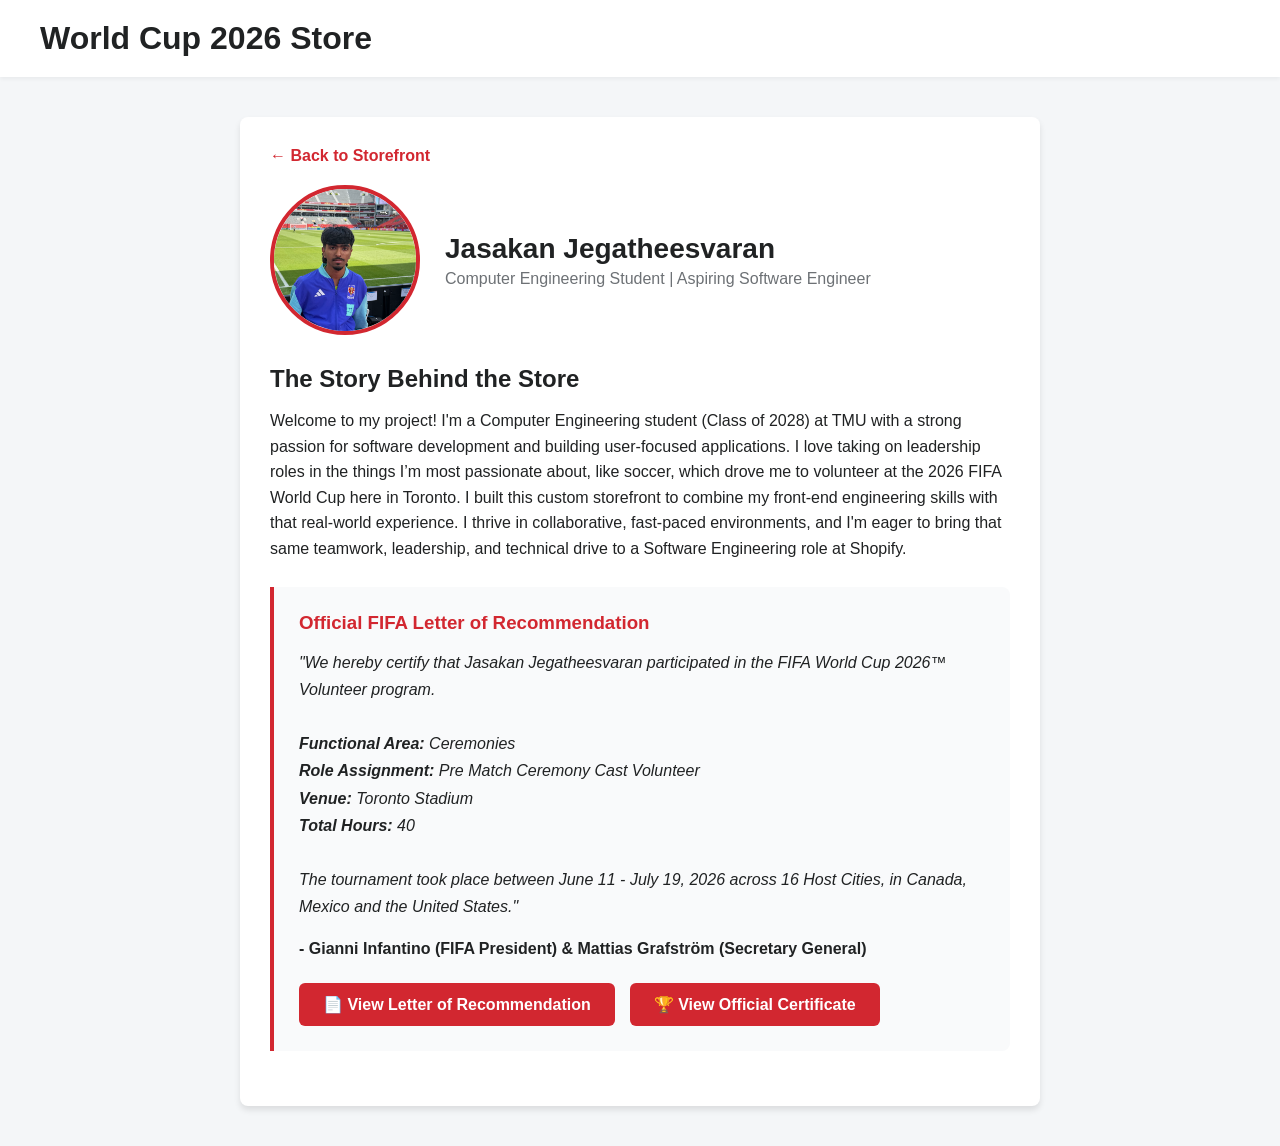
<file: about.html>
<!DOCTYPE html>
<html lang="en">
<head>
    <meta charset="UTF-8">
    <meta name="viewport" content="width=device-width, initial-scale=1.0">
    <title>About the Developer - Jasakan</title>
    <link rel="stylesheet" href="style.css">
    <style>
        .about-container { max-width: 800px; margin: 40px auto; padding: 30px; background: white; border-radius: 8px; box-shadow: 0 4px 6px rgba(0,0,0,0.1); }
        .ceo-header { display: flex; gap: 25px; align-items: center; margin-bottom: 30px; flex-wrap: wrap; }
        .ceo-image { width: 150px; height: 150px; border-radius: 50%; object-fit: cover; border: 4px solid var(--primary-color); }
        .ceo-info h1 { margin-bottom: 5px; font-size: 28px; }
        .ceo-info p { color: var(--text-light); font-size: 16px; }
        .doc-box { background: #f9fafb; border-left: 4px solid var(--primary-color); padding: 25px; margin: 25px 0; border-radius: 0 8px 8px 0; }
        .doc-box h3 { margin-bottom: 15px; color: var(--primary-color); }
        .signature { font-weight: bold; margin-top: 20px; color: var(--text-dark); }
        .back-link { display: inline-block; margin-bottom: 20px; color: var(--primary-color); text-decoration: none; font-weight: bold; }
        .back-link:hover { text-decoration: underline; }
        .embed-container { margin-top: 25px; display: flex; gap: 15px; flex-wrap: wrap; }
        .btn { padding: 12px 24px; background: var(--primary-color); color: white; text-decoration: none; border-radius: 6px; font-weight: bold; transition: opacity 0.2s; }
        .btn:hover { opacity: 0.9; }
    </style>
</head>
<body>
    <header>
        <div class="header-container">
            <h1>World Cup 2026 Store</h1>
        </div>
    </header>
    <main>
        <div class="about-container">
            <a href="index.html" class="back-link">← Back to Storefront</a>
            
            <div class="ceo-header">
                <img src="CEO.jpeg" alt="Jasakan Jegatheesvaran" class="ceo-image">
                <div class="ceo-info">
                    <h1>Jasakan Jegatheesvaran</h1>
                    <p>Computer Engineering Student | Aspiring Software Engineer</p>
                </div>
            </div>
            
            <h2>The Story Behind the Store</h2>
            <p style="margin: 15px 0; line-height: 1.6; color: var(--text-dark);">
                Welcome to my project! I'm a Computer Engineering student (Class of 2028) at TMU with a strong passion for software development and building user-focused applications. I love taking on leadership roles in the things I’m most passionate about, like soccer, which drove me to volunteer at the 2026 FIFA World Cup here in Toronto. I built this custom storefront to combine my front-end engineering skills with that real-world experience. I thrive in collaborative, fast-paced environments, and I'm eager to bring that same teamwork, leadership, and technical drive to a Software Engineering role at Shopify.
            </p>
            
            <div class="doc-box">
                <h3>Official FIFA Letter of Recommendation</h3>
                <p style="font-style: italic; line-height: 1.7; color: var(--text-dark);">
                    "We hereby certify that Jasakan Jegatheesvaran participated in the FIFA World Cup 2026™ Volunteer program.<br><br>
                    <strong>Functional Area:</strong> Ceremonies<br>
                    <strong>Role Assignment:</strong> Pre Match Ceremony Cast Volunteer<br>
                    <strong>Venue:</strong> Toronto Stadium<br>
                    <strong>Total Hours:</strong> 40<br><br>
                    The tournament took place between June 11 - July 19, 2026 across 16 Host Cities, in Canada, Mexico and the United States."
                </p>
                <p class="signature">- Gianni Infantino (FIFA President) & Mattias Grafström (Secretary General)</p>
                
                <div class="embed-container">
                    <a href="FIFA Letter of Recommendation .pdf" target="_blank" class="btn">📄 View Letter of Recommendation</a>
                    <a href="FIFA World Cup 2026 Volunteer Certificate .pdf" target="_blank" class="btn">🏆 View Official Certificate</a>
                </div>
            </div>
        </div>
    </main>
</body>
</html>
</file>
<file: style.css>
:root {
    --primary-color: #D22730; /* World Cup Red */
    --background-color: #f4f6f8;
    --card-bg: #ffffff;
    --text-dark: #202223;
    --text-light: #6d7175;
}

* {
    margin: 0;
    padding: 0;
    box-sizing: border-box;
    font-family: -apple-system, BlinkMacSystemFont, "Segoe UI", Roboto, Helvetica, Arial, sans-serif;
}

body {
    background-color: var(--background-color);
    color: var(--text-dark);
}

header {
    background-color: var(--card-bg);
    box-shadow: 0 2px 4px rgba(0,0,0,0.05);
    position: sticky;
    top: 0;
    z-index: 100;
    padding: 20px;
}

.header-container {
    max-width: 1200px;
    margin: 0 auto;
    display: flex;
    flex-wrap: wrap;
    justify-content: space-between;
    align-items: center;
    gap: 15px;
}

.controls {
    display: flex;
    gap: 10px;
    flex-wrap: wrap;
}

input, select {
    padding: 10px;
    border: 1px solid #c9cccf;
    border-radius: 4px;
    font-size: 14px;
    outline: none;
}

input:focus, select:focus {
    border-color: var(--primary-color);
}

main {
    max-width: 1200px;
    margin: 40px auto;
    padding: 0 20px;
}

#loading-spinner {
    text-align: center;
    font-size: 18px;
    color: var(--text-light);
}

.hidden {
    display: none !important;
}

/* Responsive Grid Setup */
.grid-container {
    display: grid;
    grid-template-columns: repeat(auto-fill, minmax(250px, 1fr));
    gap: 25px;
}

/* Product Card Styling */
.product-card {
    background: var(--card-bg);
    border-radius: 8px;
    padding: 20px;
    box-shadow: 0 1px 3px rgba(0,0,0,0.1);
    transition: transform 0.2s, box-shadow 0.2s;
    display: flex;
    flex-direction: column;
}

.product-card:hover {
    transform: translateY(-5px);
    box-shadow: 0 8px 15px rgba(0,0,0,0.1);
}

.product-image {
    width: 100%;
    height: 200px;
    object-fit: contain;
    margin-bottom: 15px;
}

.product-title {
    font-size: 16px;
    font-weight: 600;
    margin-bottom: 10px;
    display: -webkit-box;
    -webkit-line-clamp: 2;
    -webkit-box-orient: vertical;
    overflow: hidden;
}

.product-category {
    font-size: 12px;
    color: var(--text-light);
    text-transform: uppercase;
    margin-bottom: 15px;
}

.product-price {
    font-size: 18px;
    font-weight: bold;
    color: var(--primary-color);
    margin-top: auto;
}
</file>
